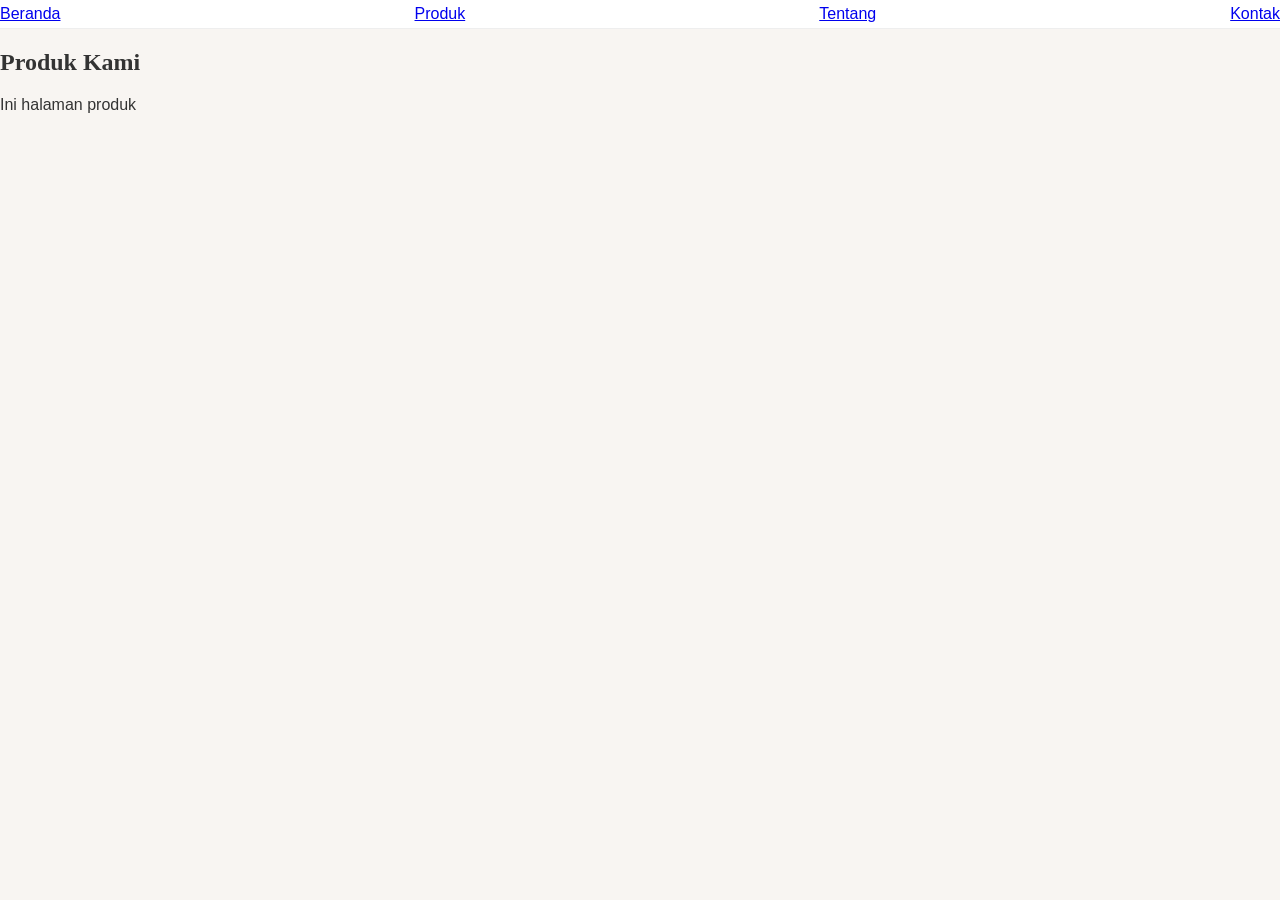
<file: kontak-temp.html>
<!DOCTYPE html>
<html lang="id">
<head>
  <meta charset="UTF-8">
  <title>Produk - Wana Flore</title>
  <link rel="stylesheet" href="style.css">
</head>
<body>

<header>
  <div class="nav">
    <a href="index.html">Beranda</a>
    <a href="produk.html">Produk</a>
    <a href="tentang.html">Tentang</a>
    <a href="kontak.html">Kontak</a>
  </div>
</header>

<section>
  <h1>Produk Kami</h1>
  <p>Ini halaman produk</p>
</section>

</body>
</html>
</file>
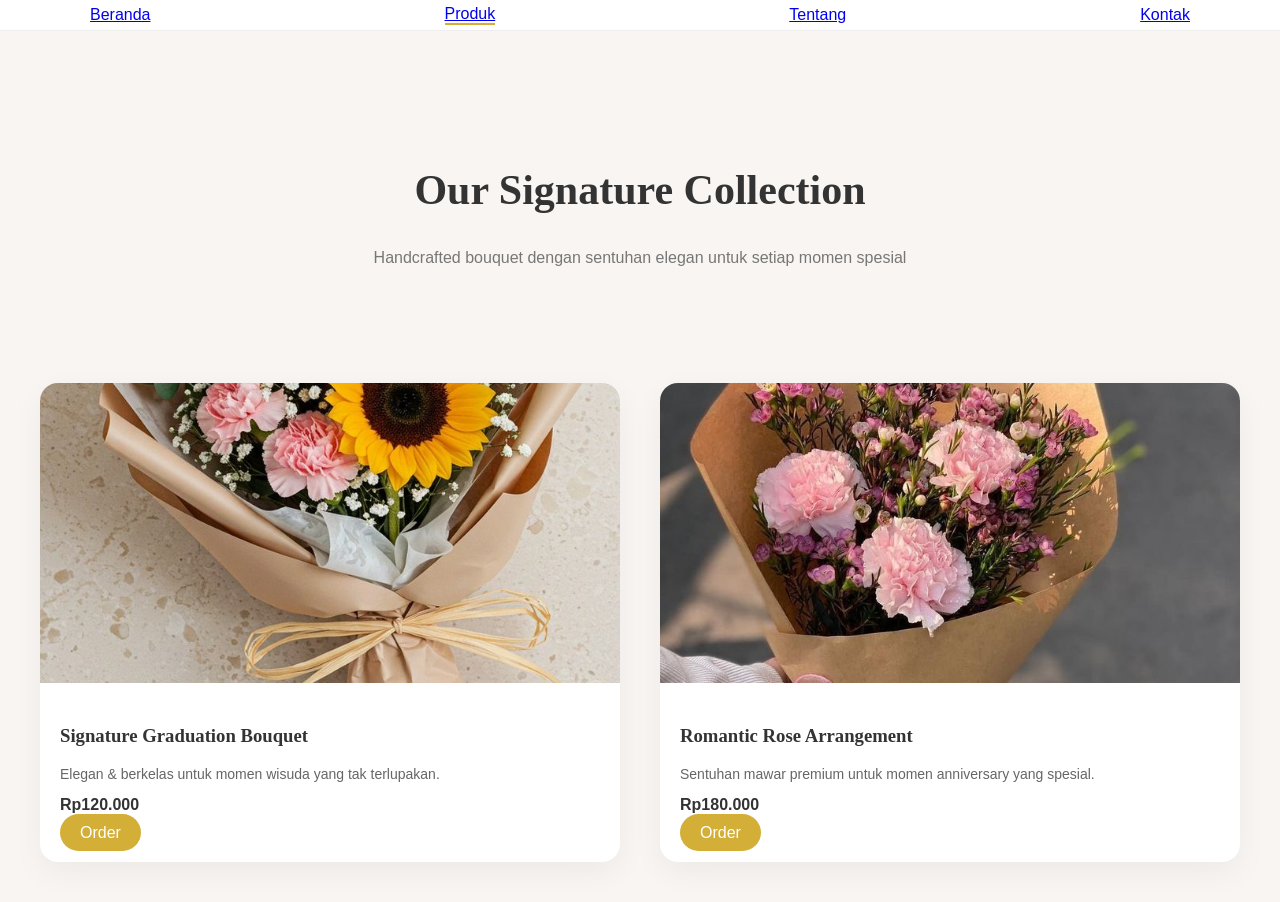
<file: produk.html>
<!DOCTYPE html>
<html lang="id">
<head>
  <meta charset="UTF-8">
  <title>Our Collection - Wana Flore</title>
  <link rel="stylesheet" href="style.css">
</head>
<body>

<header>
  <div class="container nav">
    <a href="index.html">Beranda</a>
    <a href="produk.html" class="active">Produk</a>
    <a href="tentang.html">Tentang</a>
    <a href="kontak.html">Kontak</a>
  </div>
</header>

<section class="produk-hero">
  <h1>Our Signature Collection</h1>
  <p>Handcrafted bouquet dengan sentuhan elegan untuk setiap momen spesial</p>
</section>

<section class="produk-grid">

  <!-- ITEM 1 -->
  <div class="produk-card">
    <img src="images/bunga7.jpg">
    <div class="info">
      <h3>Signature Graduation Bouquet</h3>
      <p>Elegan & berkelas untuk momen wisuda yang tak terlupakan.</p>
      <span>Rp120.000</span>
      <a href="https://wa.me/6282127703233?text=Halo%20saya%20mau%20pesan%20Signature%20Graduation%20Bouquet" class="btn-primary">Order</a>
    </div>
  </div>

  <!-- ITEM 2 -->
  <div class="produk-card">
    <img src="images/bunga6.jpg">
    <div class="info">
      <h3>Romantic Rose Arrangement</h3>
      <p>Sentuhan mawar premium untuk momen anniversary yang spesial.</p>
      <span>Rp180.000</span>
      <a href="https://wa.me/6282127703233?text=Halo%20saya%20mau%20pesan%20Romantic%20Rose%20Arrangement" class="btn-primary">Order</a>
    </div>
  </div>

</section>

</body>
</html>
</file>
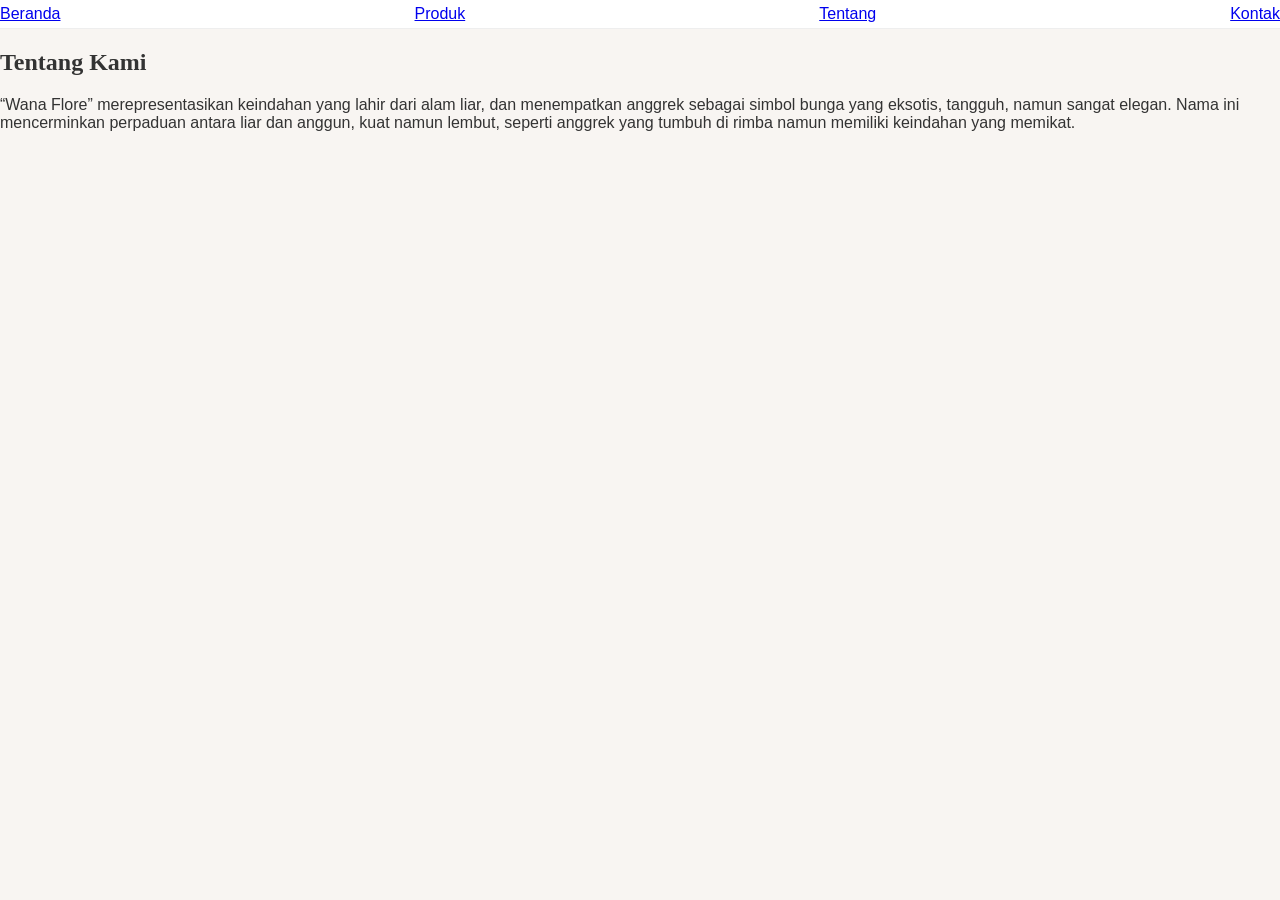
<file: tentang-temp.html>
<!DOCTYPE html>
<html lang="id">
<head>
  <meta charset="UTF-8">
  <title>Tentang - Wana Flore</title>
  <link rel="stylesheet" href="style.css">
</head>
<body>

<header>
  <div class="nav">
    <a href="index.html">Beranda</a>
    <a href="produk.html">Produk</a>
    <a href="tentang.html">Tentang</a>
    <a href="kontak.html">Kontak</a>
  </div>
</header>

<section>
  <h1>Tentang Kami</h1>
  <p>“Wana Flore” merepresentasikan keindahan yang lahir dari alam liar, dan menempatkan 
anggrek sebagai simbol bunga yang eksotis, tangguh, namun sangat elegan. Nama ini 
mencerminkan perpaduan antara liar dan anggun, kuat namun lembut, seperti anggrek 
yang tumbuh di rimba namun memiliki keindahan yang memikat.
</p>
</section>

</body>
</html>
</file>
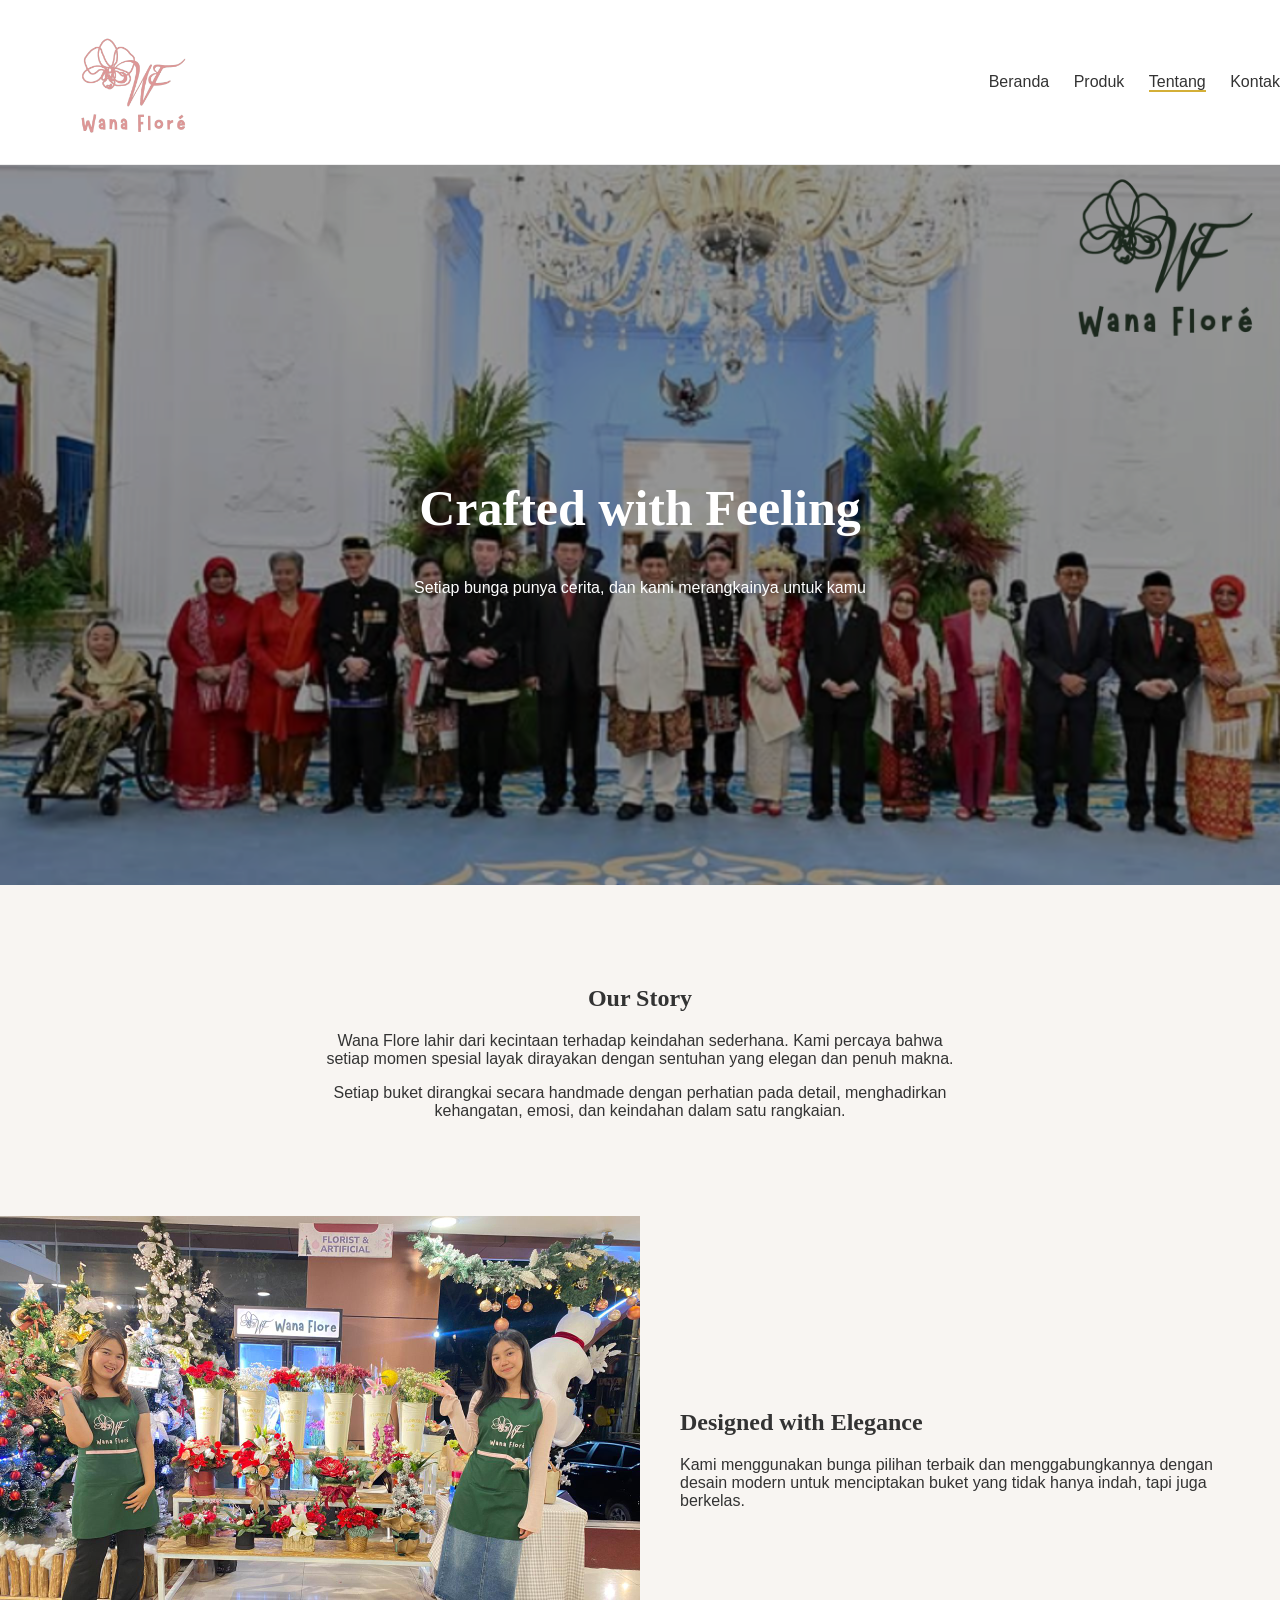
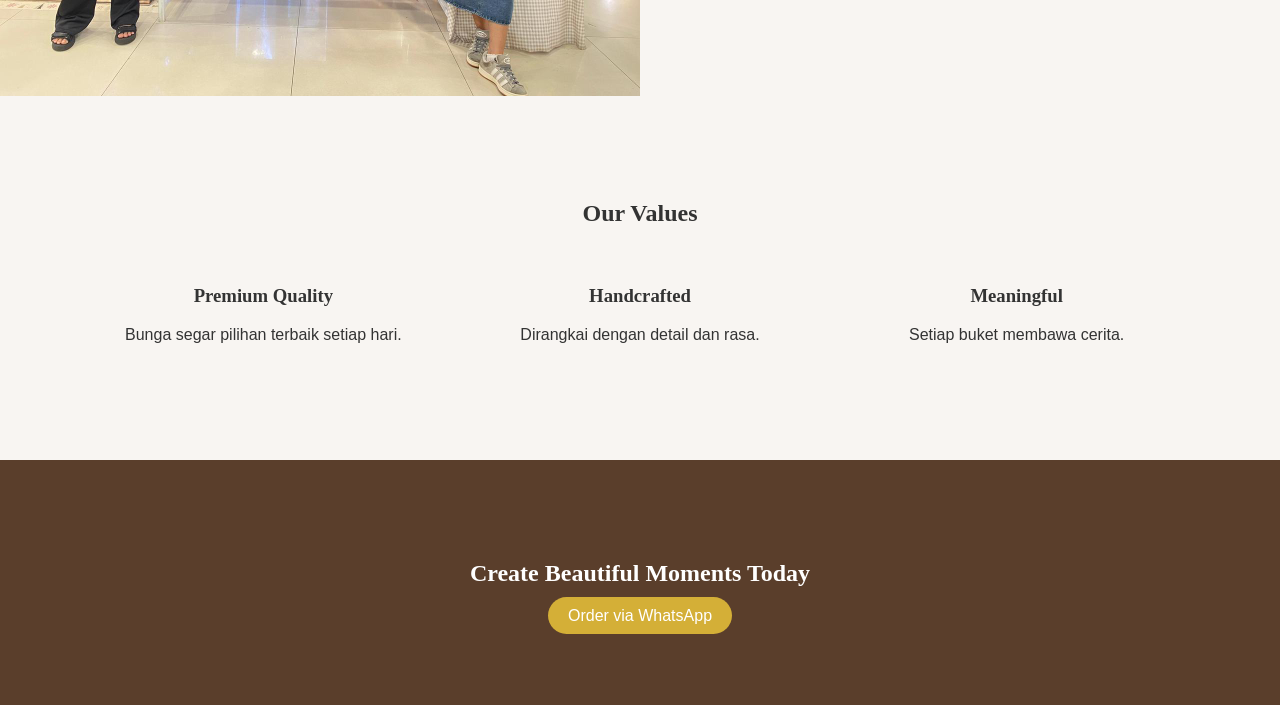
<file: tentang.html>
<!DOCTYPE html>
<html lang="id">
<head>
  <meta charset="UTF-8">
  <title>Tentang - Wana Flore</title>
  <link rel="stylesheet" href="style.css">
</head>
<body>

<!-- NAVBAR -->
<header>
  <div class="nav">
    <div class="logo">
      <img src="images/logo.png">
    </div>
    <nav>
      <a href="index.html">Beranda</a>
      <a href="produk.html">Produk</a>
      <a href="tentang.html" class="active">Tentang</a>
      <a href="kontak.html">Kontak</a>
    </nav>
  </div>
</header>

<!-- HERO -->
<section class="about-hero">
  <div class="overlay"></div>
  <div class="hero-text">
    <h1>Crafted with Feeling</h1>
    <p>Setiap bunga punya cerita, dan kami merangkainya untuk kamu</p>
  </div>
</section>

<!-- STORY -->
<section class="about-story">
  <div class="container">
    <h2>Our Story</h2>
    <p>
      Wana Flore lahir dari kecintaan terhadap keindahan sederhana.
      Kami percaya bahwa setiap momen spesial layak dirayakan dengan sentuhan yang elegan dan penuh makna.
    </p>
    <p>
      Setiap buket dirangkai secara handmade dengan perhatian pada detail,
      menghadirkan kehangatan, emosi, dan keindahan dalam satu rangkaian.
    </p>
  </div>
</section>

<!-- IMAGE + TEXT -->
<section class="about-split">
  <div class="image">
    <img src="images/about1.jpeg">
  </div>
  <div class="text">
    <h2>Designed with Elegance</h2>
    <p>
      Kami menggunakan bunga pilihan terbaik dan menggabungkannya dengan desain modern
      untuk menciptakan buket yang tidak hanya indah, tapi juga berkelas.
    </p>
  </div>
</section>

<!-- VALUES -->
<section class="about-values">
  <div class="container">
    <h2>Our Values</h2>
    <div class="grid">

      <div class="value">
        <h3>Premium Quality</h3>
        <p>Bunga segar pilihan terbaik setiap hari.</p>
      </div>

      <div class="value">
        <h3>Handcrafted</h3>
        <p>Dirangkai dengan detail dan rasa.</p>
      </div>

      <div class="value">
        <h3>Meaningful</h3>
        <p>Setiap buket membawa cerita.</p>
      </div>

    </div>
  </div>
</section>

<!-- CTA -->
<section class="cta">
  <h2>Create Beautiful Moments Today</h2>
  <a href="https://wa.me/6282127703233" class="btn-primary">Order via WhatsApp</a>
</section>

</body>
</html>
</file>
<file: style.css>
body {
  margin: 0;
  font-family: 'Poppins', sans-serif;
  background: #f8f5f2;
  color: #333;
}

h1, h2, h3 {
  font-family: 'Playfair Display', serif;
}

/* CONTAINER */
.container {
  width: 90%;
  max-width: 1100px;
  margin: auto;
}

/* NAV */
header {
  background: white;
  padding: 5px 0;
  border-bottom: 1px solid #eee;
}

.nav {
  display: flex;
  justify-content: space-between;
  align-items: center;
}

nav a {
  margin-left: 20px;
  text-decoration: none;
  color: #333;
}

/* HERO */
.hero {
  height: 90vh;
  background: url('images/banner.png') center/cover no-repeat;
  position: relative;
  display: flex;
  align-items: center;
  justify-content: center;
  text-align: center;
}

.overlay {
  position: absolute;
  width: 100%;
  height: 100%;
  background: rgba(0,0,0,0.4);
}

.hero-content {
  position: relative;
  color: white;
}

.hero h1 {
  font-size: 50px;
}

.hero p {
  margin: 20px 0;
}

/* BUTTON */
.btn {
  background: #a67c52;
  color: white;
  padding: 12px 25px;
  text-decoration: none;
  border-radius: 30px;
}

.btn.small {
  padding: 8px 15px;
  font-size: 14px;
}

/* ABOUT */
.about {
  padding: 80px 0;
  text-align: center;
}

/* PRODUK */
.produk {
  padding: 80px 0;
}

.grid {
  display: grid;
  grid-template-columns: repeat(auto-fit, minmax(250px, 1fr));
  gap: 30px;
}

.card {
  background: white;
  border-radius: 15px;
  overflow: hidden;
}

.card img {
  width: 100%;
}

.card-body {
  padding: 20px;
}

/* TESTIMONI */
.testimoni {
  background: #fff;
  padding: 80px 0;
  text-align: center;
}

.testi-box {
  margin: 20px auto;
  max-width: 500px;
  font-style: italic;
}

/* CTA */
.cta {
  background: #5a3e2b;
  color: white;
  text-align: center;
  padding: 60px 20px;
}
.filter {
  text-align: center;
  margin-bottom: 30px;
}

.filter button {
  padding: 10px 20px;
  margin: 5px;
  border: none;
  background: #ddd;
  cursor: pointer;
  border-radius: 20px;
}

.filter button:hover {
  background: #a67c52;
  color: white;
}
.logo img {
  height: 150px;
  object-fit: contain;
}
.card {
  transition: transform 0.3s ease;
}

.card:hover {
  transform: translateY(-8px);
}
@media (max-width: 768px) {
  .nav {
    flex-direction: column;
  }

  .hero h1 {
    font-size: 28px;
  }
}
body {
  animation: fadeIn 0.4s ease;
}

@keyframes fadeIn {
  from {opacity: 0;}
  to {opacity: 1;}
}
.nav a.active {
  border-bottom: 2px solid #d4af37;
}
section {
  animation: fadeUp 0.6s ease;
}

@keyframes fadeUp {
  from {
    opacity: 0;
    transform: translateY(20px);
  }
  to {
    opacity: 1;
    transform: translateY(0);
  }
}
/* HERO PRODUK */
.produk-hero {
  text-align: center;
  padding: 100px 20px 60px;
}

.produk-hero h1 {
  font-family: 'Playfair Display', serif;
  font-size: 42px;
}

.produk-hero p {
  color: #777;
}

/* GRID */
.produk-grid {
  display: grid;
  grid-template-columns: repeat(auto-fit, minmax(300px,1fr));
  gap: 40px;
  padding: 40px;
}

/* CARD */
.produk-card {
  background: white;
  border-radius: 18px;
  overflow: hidden;
  transition: 0.4s;
}

.produk-card img {
  width: 100%;
  height: 300px;
  object-fit: cover;
}

.produk-card:hover {
  transform: translateY(-10px);
}

/* INFO */
.produk-card .info {
  padding: 20px;
}

.produk-card h3 {
  font-family: 'Playfair Display', serif;
}

.produk-card p {
  font-size: 14px;
  color: #666;
}

.produk-card span {
  display: block;
  margin: 10px 0;
  font-weight: bold;
}

/* BUTTON */
.btn-primary {
  background: #d4af37;
  color: white;
  padding: 10px 20px;
  border-radius: 25px;
  text-decoration: none;
}
.produk-card {
  box-shadow: 0 10px 30px rgba(0,0,0,0.05);
}
.produk-card img {
  transition: 0.4s;
}

.produk-card:hover img {
  transform: scale(1.05);
}
.about-banner {
  height: 70vh;
  background: url('images/banner-about.png') center/cover no-repeat;
  position: relative;
  display: flex;
  align-items: center;
  justify-content: center;
}

.about-banner .overlay {
  position: absolute;
  inset: 0;
  background: rgba(0,0,0,0.4);
}

.about-text {
  position: relative;
  color: white;
  text-align: center;
}

.about-text h1 {
  font-family: 'Playfair Display', serif;
  font-size: 48px;
}

.about-text p {
  font-size: 18px;
}
/* HERO */
.about-hero {
  height: 80vh;
  background: url('images/banner-about.png') center/cover no-repeat;
  position: relative;
  display: flex;
  align-items: center;
  justify-content: center;
}

.about-hero .overlay {
  position: absolute;
  inset: 0;
  background: rgba(0,0,0,0.4);
}

.hero-text {
  position: relative;
  color: white;
  text-align: center;
}

.hero-text h1 {
  font-family: 'Playfair Display', serif;
  font-size: 50px;
}

/* STORY */
.about-story {
  text-align: center;
  max-width: 700px;
  margin: auto;
  padding: 80px 20px;
}

.about-story h2 {
  font-family: 'Playfair Display', serif;
}

/* SPLIT */
.about-split {
  display: grid;
  grid-template-columns: 1fr 1fr;
  align-items: center;
}

.about-split img {
  width: 100%;
}

.about-split .text {
  padding: 40px;
}

/* VALUES */
.about-values {
  text-align: center;
  padding: 80px 20px;
}

.about-values .grid {
  display: grid;
  grid-template-columns: repeat(auto-fit, minmax(200px,1fr));
  gap: 30px;
}

.value {
  padding: 20px;
}

/* CTA */
.cta {
  text-align: center;
  padding: 80px 20px;
}
</file>
